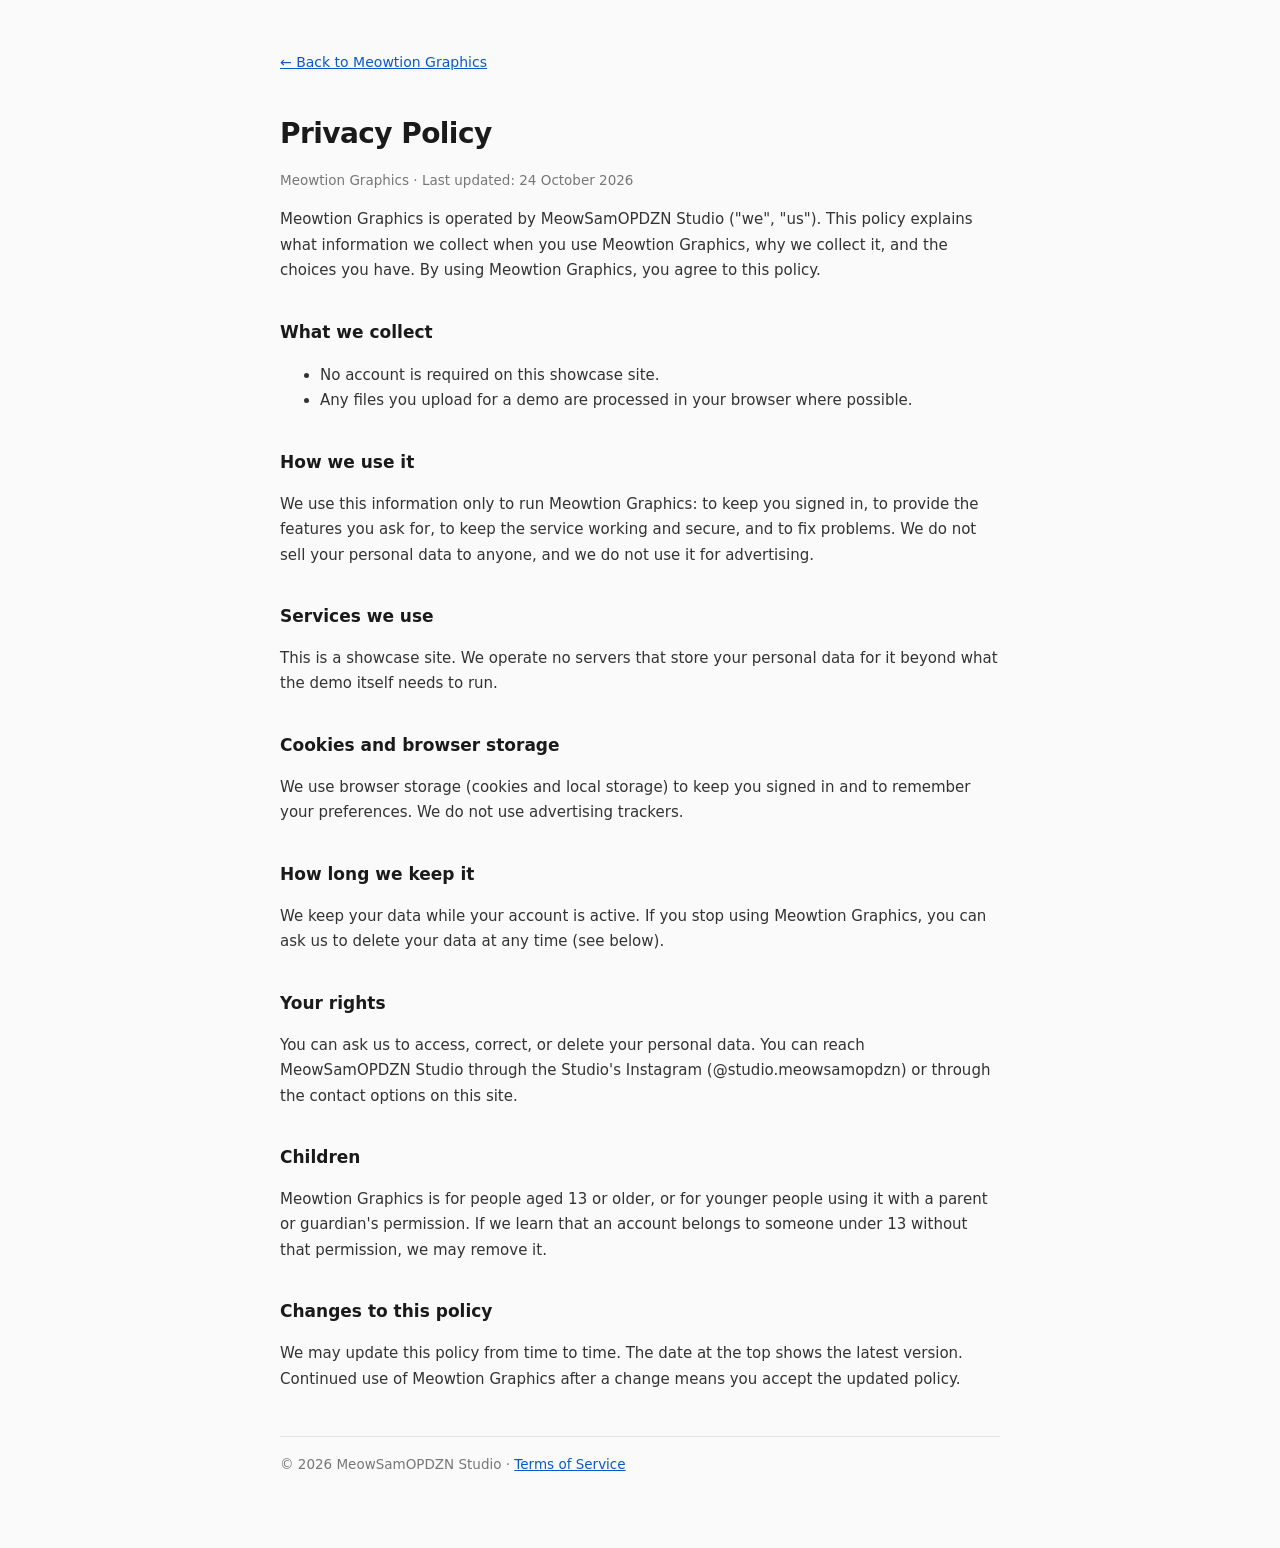
<file: public/privacy.html>
<!DOCTYPE html>
<html lang="en">
<head>
<meta charset="UTF-8">
<meta name="viewport" content="width=device-width, initial-scale=1">
<title>Privacy Policy — Meowtion Graphics</title>
<style>body{font-family:Inter,system-ui,-apple-system,Segoe UI,Roboto,Arial,sans-serif;
margin:0;background:#fafafa;color:#1a1a1a;line-height:1.7}
main{max-width:720px;margin:0 auto;padding:48px 22px 72px}
h1{font-size:28px;letter-spacing:-.02em;line-height:1.25}
h2{font-size:17px;margin:34px 0 8px}
p,li{font-size:15px;color:#333}
.meta{color:#777;font-size:13.5px}
a{color:#0a58ca}
.back{display:inline-block;margin-bottom:22px;font-size:14px}
.note{background:#fff;border:1px solid #e5e5e5;border-radius:12px;padding:16px 18px}
footer{margin-top:44px;border-top:1px solid #e5e5e5;padding-top:16px;font-size:13.5px;color:#777}</style>
</head>
<body>
<main>
<a class="back" href="/">← Back to Meowtion Graphics</a>
<h1>Privacy Policy</h1>
<p class="meta">Meowtion Graphics · Last updated: 24 October 2026</p>
<p>Meowtion Graphics is operated by MeowSamOPDZN Studio ("we", "us"). This policy explains
what information we collect when you use Meowtion Graphics, why we collect it, and the
choices you have. By using Meowtion Graphics, you agree to this policy.</p>
<h2>What we collect</h2>
<ul><li>No account is required on this showcase site.</li><li>Any files you upload for a demo are processed in your browser where possible.</li></ul>
<h2>How we use it</h2>
<p>We use this information only to run Meowtion Graphics: to keep you signed in, to provide
the features you ask for, to keep the service working and secure, and to fix
problems. We do not sell your personal data to anyone, and we do not use it for
advertising.</p>
<h2>Services we use</h2>
<p>This is a showcase site. We operate no servers that store your personal data for it beyond what the demo itself needs to run.</p>
<h2>Cookies and browser storage</h2>
<p>We use browser storage (cookies and local storage) to keep you signed in and
to remember your preferences. We do not use advertising trackers.</p>
<h2>How long we keep it</h2>
<p>We keep your data while your account is active. If you stop using Meowtion Graphics,
you can ask us to delete your data at any time (see below).</p>
<h2>Your rights</h2>
<p>You can ask us to access, correct, or delete your personal data. You can reach MeowSamOPDZN Studio through the Studio's Instagram (@studio.meowsamopdzn) or through the contact options on this site.</p>
<h2>Children</h2>
<p>Meowtion Graphics is for people aged 13 or older, or for younger people using it with a
parent or guardian's permission. If we learn that an account belongs to someone
under 13 without that permission, we may remove it.</p>

<h2>Changes to this policy</h2>
<p>We may update this policy from time to time. The date at the top shows the
latest version. Continued use of Meowtion Graphics after a change means you accept the
updated policy.</p>
<footer>© 2026 MeowSamOPDZN Studio · <a href="/terms.html">Terms of Service</a></footer>
</main>
</body>
</html>
</file>
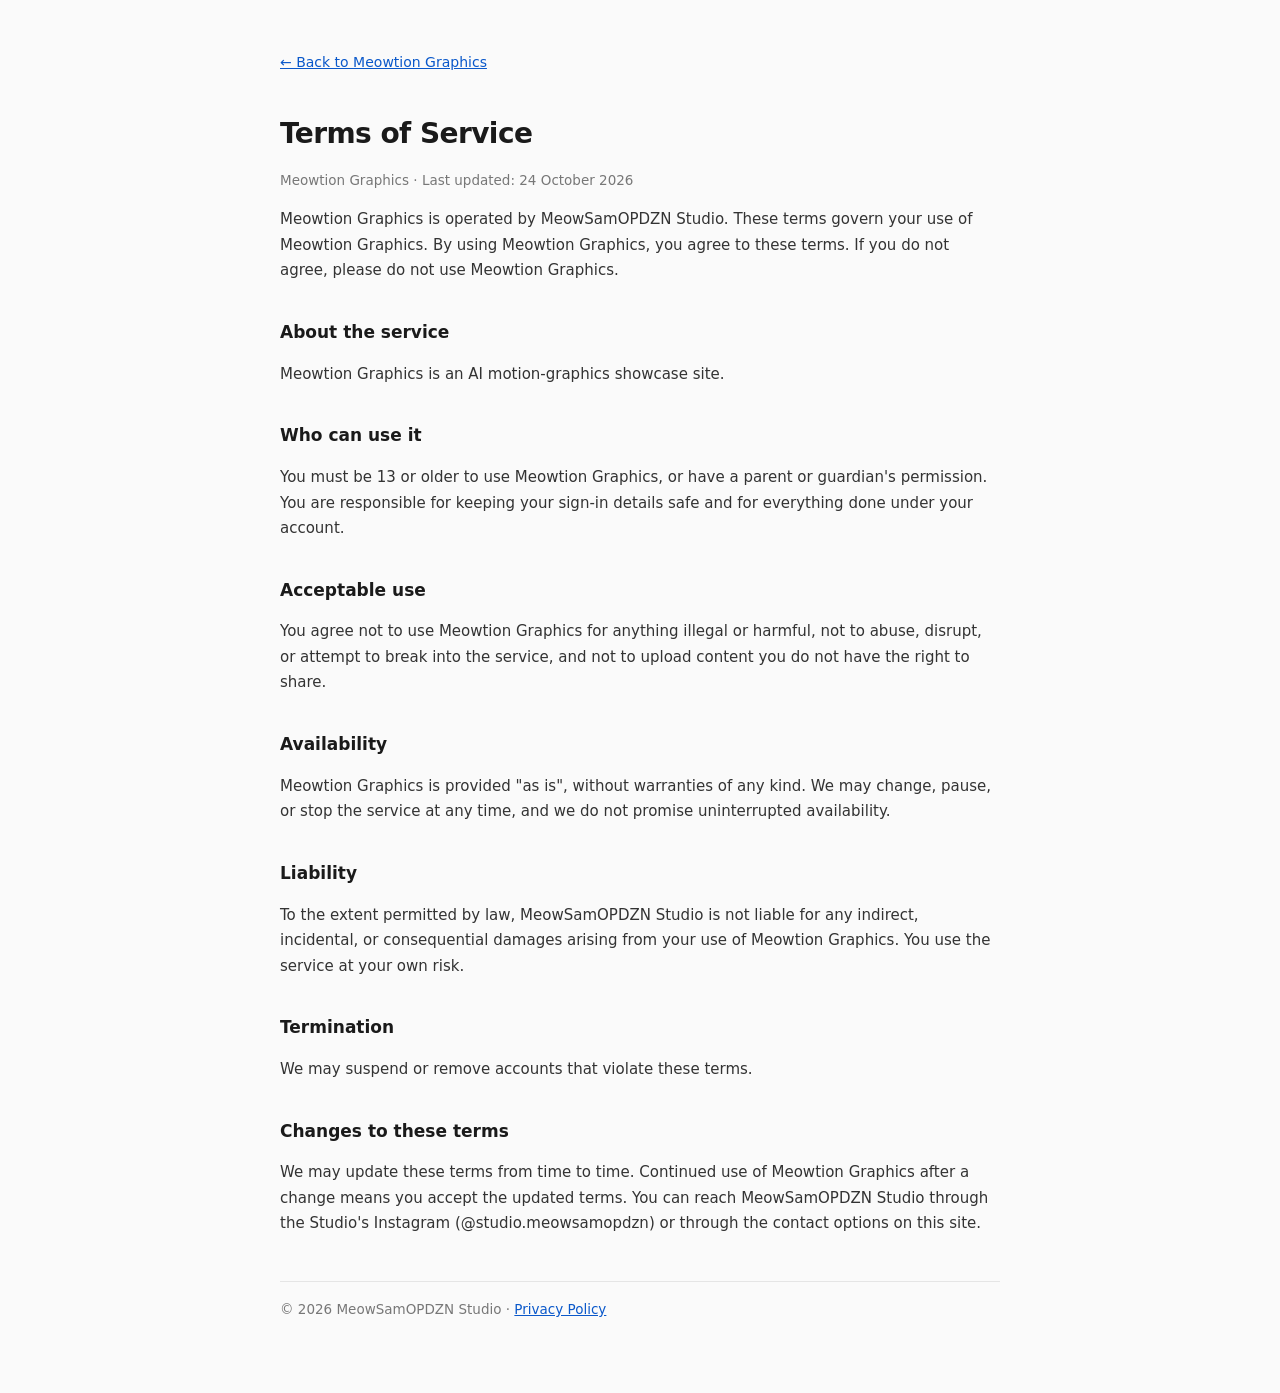
<file: public/terms.html>
<!DOCTYPE html>
<html lang="en">
<head>
<meta charset="UTF-8">
<meta name="viewport" content="width=device-width, initial-scale=1">
<title>Terms of Service — Meowtion Graphics</title>
<style>body{font-family:Inter,system-ui,-apple-system,Segoe UI,Roboto,Arial,sans-serif;
margin:0;background:#fafafa;color:#1a1a1a;line-height:1.7}
main{max-width:720px;margin:0 auto;padding:48px 22px 72px}
h1{font-size:28px;letter-spacing:-.02em;line-height:1.25}
h2{font-size:17px;margin:34px 0 8px}
p,li{font-size:15px;color:#333}
.meta{color:#777;font-size:13.5px}
a{color:#0a58ca}
.back{display:inline-block;margin-bottom:22px;font-size:14px}
.note{background:#fff;border:1px solid #e5e5e5;border-radius:12px;padding:16px 18px}
footer{margin-top:44px;border-top:1px solid #e5e5e5;padding-top:16px;font-size:13.5px;color:#777}</style>
</head>
<body>
<main>
<a class="back" href="/">← Back to Meowtion Graphics</a>
<h1>Terms of Service</h1>
<p class="meta">Meowtion Graphics · Last updated: 24 October 2026</p>
<p>Meowtion Graphics is operated by MeowSamOPDZN Studio. These terms govern your use of
Meowtion Graphics. By using Meowtion Graphics, you agree to these terms. If you do not agree, please
do not use Meowtion Graphics.</p>
<h2>About the service</h2>
<p>Meowtion Graphics is an AI motion-graphics showcase site.</p>
<h2>Who can use it</h2>
<p>You must be 13 or older to use Meowtion Graphics, or have a parent or guardian's
permission. You are responsible for keeping your sign-in details safe and for
everything done under your account.</p>
<h2>Acceptable use</h2>
<p>You agree not to use Meowtion Graphics for anything illegal or harmful, not to abuse,
disrupt, or attempt to break into the service, and not to upload content you do
not have the right to share.</p>

<h2>Availability</h2>
<p>Meowtion Graphics is provided "as is", without warranties of any kind. We may change,
pause, or stop the service at any time, and we do not promise uninterrupted
availability.</p>
<h2>Liability</h2>
<p>To the extent permitted by law, MeowSamOPDZN Studio is not liable for any
indirect, incidental, or consequential damages arising from your use of Meowtion Graphics.
You use the service at your own risk.</p>
<h2>Termination</h2>
<p>We may suspend or remove accounts that violate these terms.</p>
<h2>Changes to these terms</h2>
<p>We may update these terms from time to time. Continued use of Meowtion Graphics after a
change means you accept the updated terms. You can reach MeowSamOPDZN Studio through the Studio's Instagram (@studio.meowsamopdzn) or through the contact options on this site.</p>
<footer>© 2026 MeowSamOPDZN Studio · <a href="/privacy.html">Privacy Policy</a></footer>
</main>
</body>
</html>
</file>
